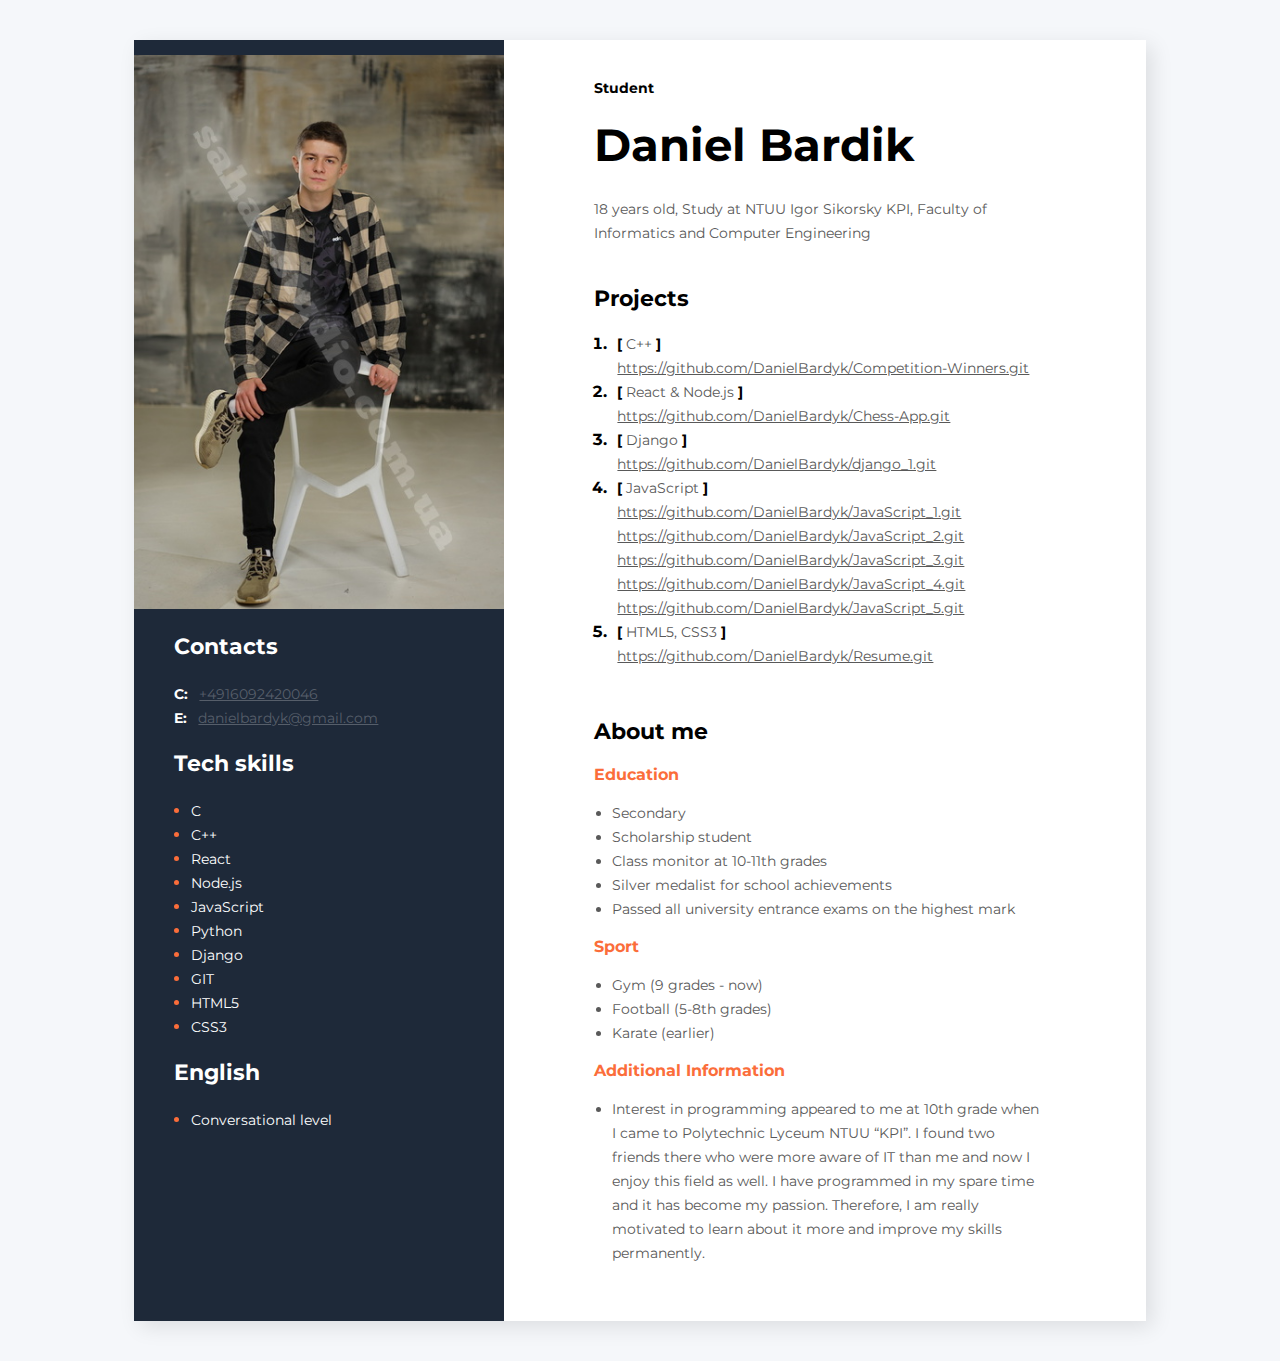
<file: index.html>
<!DOCTYPE html>
<html lang="en">
<head>
    <meta charset="UTF-8">
    <meta http-equiv="X-UA-Compatible" content="IE=edge">
    <meta name="viewport" content="width=device-width, initial-scale=1.0">
    <title>My resume</title>
    <link rel="preconnect" href="https://fonts.googleapis.com">
    <link rel="preconnect" href="https://fonts.gstatic.com" crossorigin>
    <link href="https://fonts.googleapis.com/css2?family=Montserrat:wght@400;700&display=swap" rel="stylesheet">

    <link rel="stylesheet" href="css/style.css">
</head>
<body>
   
    <!-- Main container -->
    <div class="main-container">
        <!-- Main content sections -->
        <div class="main-content-section">
        <!-- About me section -->
            <div class="about-me-section">
                <h2 class="about-me-profession">Student</h2>
                <h1 class="about-me-name">Daniel Bardik</h1>
                <p class="about-me-description">18 years old, Study at NTUU Igor Sikorsky KPI, Faculty of Informatics and Computer Engineering</p>
            </div>
            
            <!-- My projects section -->
            <div class="my-projects-section">
                <h3 class="main-content-title">Projects</h3>

                <ol class="my-projects-list">
                    <li class="my-projects-item">                       
                        <span class="my-projects-text">
                            <span class="my-projects-bracket">[</span> C++ <span class="my-projects-bracket">]</span><br>
                            <a href="https://github.com/DanielBardyk/Competition-Winners.git" class="my-projects-link">https://github.com/DanielBardyk/Competition-Winners.git</a>                           
                        </span>
                    </li>
                    <li class="my-projects-item">                       
                        <span class="my-projects-text">
                            <span class="my-projects-bracket">[</span> React & Node.js <span class="my-projects-bracket">]</span><br>
                            <a href="https://github.com/DanielBardyk/Chess-App.git" class="my-projects-link">https://github.com/DanielBardyk/Chess-App.git</a>                           
                        </span>
                    </li>
                    <li class="my-projects-item">                       
                        <span class="my-projects-text">
                            <span class="my-projects-bracket">[</span> Django <span class="my-projects-bracket">]</span><br>
                            <a href="https://github.com/DanielBardyk/django_1.git" class="my-projects-link">https://github.com/DanielBardyk/django_1.git</a>                           
                        </span>
                    </li>
                    <li class="my-projects-item">
                        <span class="my-projects-text">
                            <span class="my-projects-bracket">[</span> JavaScript <span class="my-projects-bracket">]</span><br>
                            <a href="https://github.com/DanielBardyk/JavaScript_1.git" class="my-projects-link">https://github.com/DanielBardyk/JavaScript_1.git</a>
                            <a href="https://github.com/DanielBardyk/JavaScript_2.git" class="my-projects-link">https://github.com/DanielBardyk/JavaScript_2.git</a>
                            <a href="https://github.com/DanielBardyk/JavaScript_3.git" class="my-projects-link">https://github.com/DanielBardyk/JavaScript_3.git</a>
                            <a href="https://github.com/DanielBardyk/JavaScript_4.git" class="my-projects-link">https://github.com/DanielBardyk/JavaScript_4.git</a>
                            <a href="https://github.com/DanielBardyk/JavaScript_5.git" class="my-projects-link">https://github.com/DanielBardyk/JavaScript_5.git</a>
                        </span>
                    </li>
                    <li class="my-projects-item">
                        <span class="my-projects-text">
                            <span class="my-projects-bracket">[</span> HTML5, CSS3 <span class="my-projects-bracket">]</span><br>
                            <a href="https://github.com/DanielBardyk/Resume.git" class="my-projects-link">https://github.com/DanielBardyk/Resume.git</a>
                        </span>
                    </li>
                </ol>

            </div>
            <!-- All about me section -->
            <div>
                <h3 class="main-content-title">About me</h3>

                <!-- About me 1 -->
                <div class="my-work-experience-company-block">
                    <h4 class="my-work-experience-position"><span class="my-work-experience-company">Education</span></h4>
                    <ul class="my-work-experience-duties">
                        <li class="my-work-experience-duty">Secondary</li>
                        <li class="my-work-experience-duty">Scholarship student</li>
                        <li class="my-work-experience-duty">Class monitor at 10-11th grades</li>
                        <li class="my-work-experience-duty">Silver medalist for school achievements</li>
                        <li class="my-work-experience-duty">Passed all university entrance exams on the highest mark</li>
                    </ul>
                </div>
                <!-- About me 2 -->
                <div class="my-work-experience-company-block">
                    <h4 class="my-work-experience-position"><span class="my-work-experience-company">Sport</span></h4>
                    <ul class="my-work-experience-duties">
                        <li class="my-work-experience-duty">Gym (9 grades - now)</li>
                        <li class="my-work-experience-duty">Football (5-8th grades)</li>
                        <li class="my-work-experience-duty">Karate (earlier)</li>
                    </ul>
                </div>
                <!-- About me 3 -->
                <div class="my-work-experience-company-block">
                    <h4 class="my-work-experience-position"><span class="my-work-experience-company">Additional Information</span></h4>
                    <ul class="my-work-experience-duties">
                        <li class="my-work-experience-duty">Interest in programming appeared to me at 10th grade when I came to Polytechnic Lyceum NTUU “KPI”. I found two friends there who were more aware of IT than me and now I enjoy this field as well. I have programmed in my spare time and it has become my passion. Therefore, I am really motivated to learn about it more and improve my skills permanently.</li>
                    </ul>
                </div>
            </div>
        </div>
        <!-- Sidebar section -->
        <aside class="sidebar-section">
                <img src="img/photo-for-resume.png" alt="My photo" width=370px>

                <!-- Contacts section -->
                <div class="contacts-section">
                    <h3 class="sidebar-title">Contacts</h3>
                    <div>
                        <span class="contacts-section-type">C:</span>
                        <a class="contacts-section-link" href="tel:+380667185002">+4916092420046</a>
                    </div>
                    <div>
                        <span class="contacts-section-type">E:</span>
                        <a class="contacts-section-link" href="mailto:danielbardyk31@gmail.com">danielbardyk@gmail.com</a>
                    </div>
                </div>

                <!-- Tech skills section -->
                <div class="tech-skills-section">
                    <h3 class="sidebar-title">Tech skills</h3>
                    <ul class="tech-skills-list">
                        <li class="tech-skills-item"> <span class="tech-skills-item-text">C</span></li>
                        <li class="tech-skills-item"> <span class="tech-skills-item-text">C++</span></li>
                        <li class="tech-skills-item"> <span class="tech-skills-item-text">React</span></li>
                        <li class="tech-skills-item"> <span class="tech-skills-item-text">Node.js</span></li>
                        <li class="tech-skills-item"> <span class="tech-skills-item-text">JavaScript</span></li>
                        <li class="tech-skills-item"> <span class="tech-skills-item-text">Python</span></li>
                        <li class="tech-skills-item"> <span class="tech-skills-item-text">Django</span></li>
                        <li class="tech-skills-item"> <span class="tech-skills-item-text">GIT</span></li>
                        <li class="tech-skills-item"> <span class="tech-skills-item-text">HTML5</span></li>
                        <li class="tech-skills-item"> <span class="tech-skills-item-text">CSS3</span></li>
                    </ul>
                </div>

                <div class="soft-skills-section">
                    <h3 class="sidebar-title">English</h3>
                    <ul class="soft-skills-list">
                        <li class="soft-skills-item"> <span class="soft-skills-item-text">Conversational level</span></li>
                    </ul>
                </div>
        </aside>
    </div>
</body>
</html>
</file>
<file: css/style.css>
body {
  background-color: #f5f7fa;
  font-family: "Montserrat", sans-serif;
}
.main-container {
  display: flex;
  flex-direction: row-reverse;
  width: 80%;
  background: #fff;
  margin: 40px auto;
  box-shadow: 6px 6px 20px rgba(0, 0, 0, 0.1);
}
/* About me section */
.about-me-section {
  margin: 0 0 40px 0;
}
/* Main content section */
.main-content-section {
  padding: 40px 90px;
}
.about-me-profession {
  font-style: normal;
  font-weight: bold;
  font-size: 14px;
  line-height: 17px;
  color: #000;
  margin: 0 0 20px 0;
}
.about-me-name {
  font-style: normal;
  font-weight: bold;
  font-size: 45px;
  line-height: 55px;
  color: #000;
  margin: 0 0 25px 0;
}
.about-me-description {
  font-style: normal;
  font-weight: normal;
  font-size: 14px;
  line-height: 24px;
  color: #595959;
  width: 400px;
}

/* My projects section */
.main-content-title {
  font-style: normal;
  font-weight: bold;
  font-size: 22px;
  line-height: 27px;
  color: #000000;
  margin-bottom: 20px;
}

.my-projects-section {
  margin-bottom: 50px;
}

.my-projects-list {
  padding: 0 0 0 18px;
}
.my-projects-item {
  color: #000000;
  font-weight: bold;
}
.my-projects-link,
.my-projects-text {
  font-style: normal;
  font-weight: normal;
  font-size: 14px;
  line-height: 24px;
  color: #595959;
  margin-left: 5px;
}

.my-projects-bracket {
  font-style: normal;
  font-weight: bold;
  font-size: 14px;
  line-height: 24px;
  color: #000000;
}
/* My work experience */

.my-work-experience-company {
  color: #fb6d3a;
}
.my-work-experience-position {
  font-style: normal;
  font-weight: bold;
  font-size: 16px;
  line-height: 20px;
  margin: 0 0 10px 0;
}
.my-work-experience-period {
  font-style: normal;
  font-weight: normal;
  font-size: 12px;
  line-height: 15px;
  color: #a8a8a8;
  margin: 0 0 8px 0;
}
.my-work-experience-divider {
  color: #000;
}
.my-work-experience-duties {
  padding: 0 0 0 18px;
}
.my-work-experience-duty {
  font-style: normal;
  font-weight: normal;
  font-size: 14px;
  line-height: 24px;
  color: #595959;
}
.my-work-experience-company-block {
  margin: 0 15px 0 0;
}
/* Education content */
.my-university {
  margin: 0;
  color: #fb6d3a;
}
.my-management {
  margin-top: 11px;
  margin-bottom: 12px;
}
/* Sidebar section */

.sidebar-section {
  background: #1e2939;
  width: 370px;
  padding: 15px 0;
}
.contacts-section,
.tech-skills-section,
.soft-skills-section {
  margin: 20px 0 0 40px;
}
.sidebar-title {
  font-style: normal;
  font-weight: bold;
  font-size: 22px;
  line-height: 27px;
  color: #fff;
  margin-top: 10px;
}
/* Contacts section */
.contacts-section-type {
  font-weight: bold;
  font-size: 14px;
  line-height: 24px;
  color: #fff;
  margin-right: 7px;
}
.contacts-section-link {
  color: #565e6a;
  font-style: normal;
  font-weight: normal;
  font-size: 14px;
  line-height: 24px;
}
/* Tech and soft skills section */
.tech-skills-list,
.soft-skills-list {
  padding: 0 0 0 17px;
}
.tech-skills-item,
.soft-skills-item {
  color: #fb6d3a;
}
.tech-skills-item-text,
.soft-skills-item-text {
  font-style: normal;
  font-weight: normal;
  font-size: 14px;
  line-height: 24px;
  color: #fff;
}
</file>
